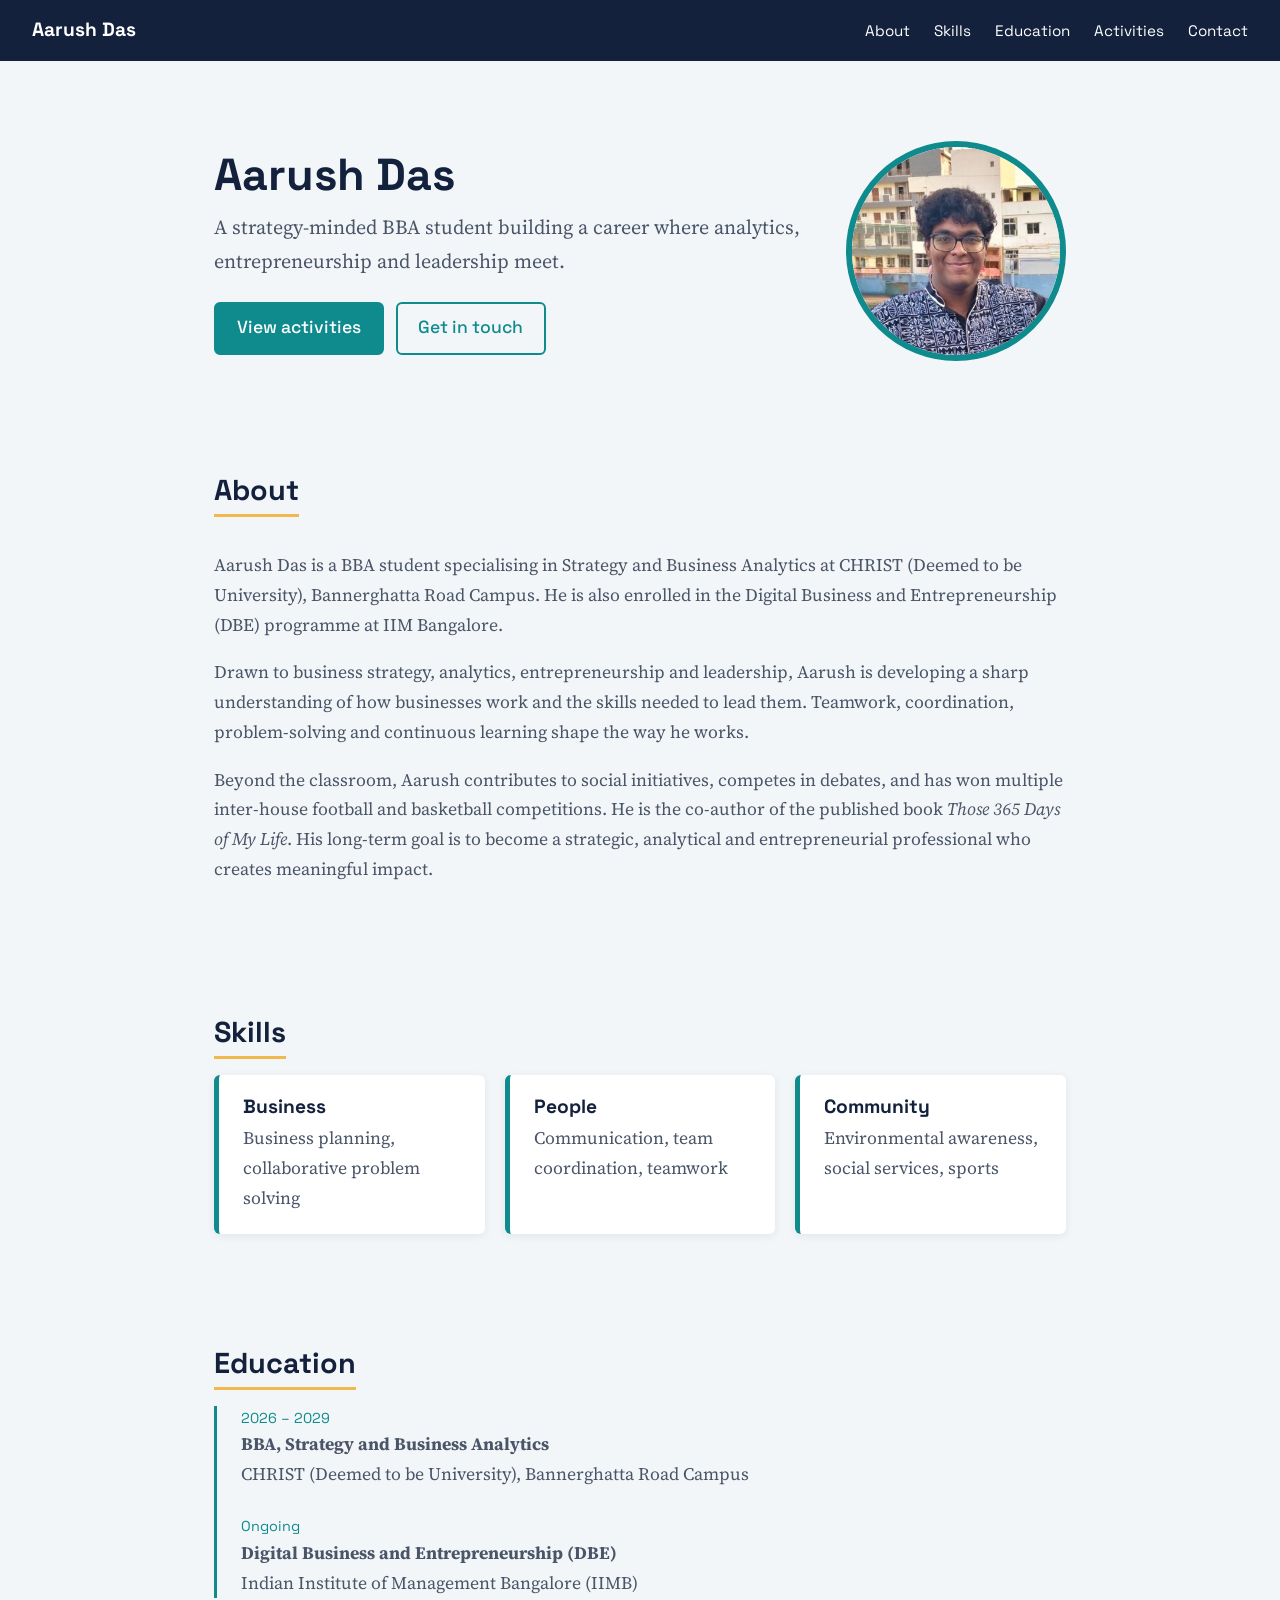
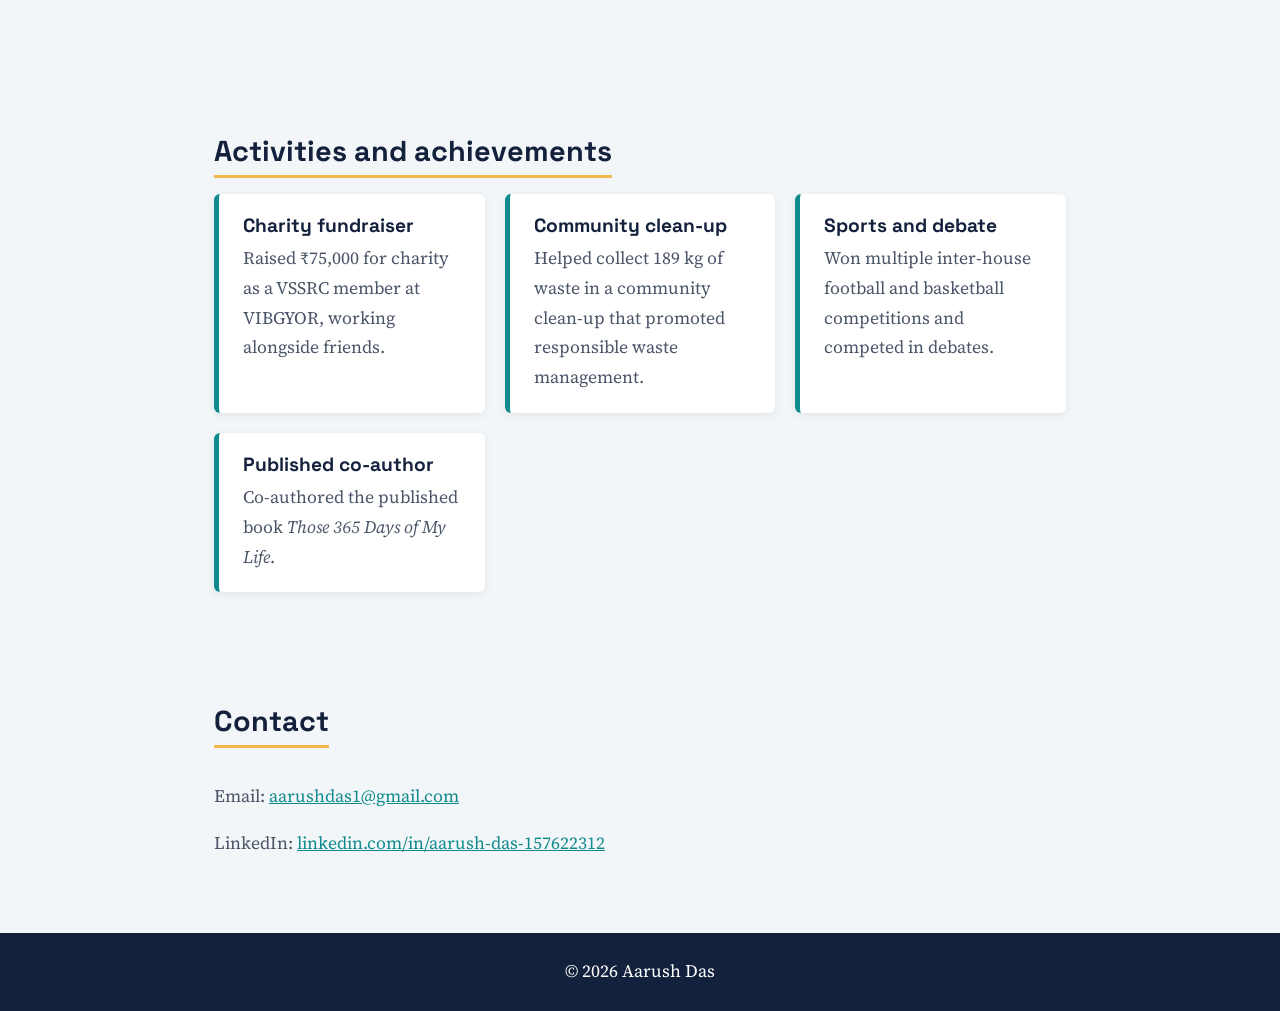
<file: index.html>
<!DOCTYPE html>
<html lang="en">
<head>
  <meta charset="UTF-8">
  <meta name="viewport" content="width=device-width, initial-scale=1">
  <title>Aarush Das – Resume</title>
  <link rel="preconnect" href="https://fonts.googleapis.com">
  <link rel="preconnect" href="https://fonts.gstatic.com" crossorigin>
  <link href="https://fonts.googleapis.com/css2?family=Space+Grotesk:wght@500;700&family=Source+Serif+4:wght@400;600&display=swap" rel="stylesheet">
  <link rel="stylesheet" href="style.css">
</head>
<body>

  <header class="navbar">
    <a class="brand" href="#top">Aarush Das</a>
    <nav>
      <ul class="nav-links">
        <li><a href="#about">About</a></li>
        <li><a href="#skills">Skills</a></li>
        <li><a href="#education">Education</a></li>
        <li><a href="#projects">Activities</a></li>
        <li><a href="#contact">Contact</a></li>
      </ul>
    </nav>
  </header>

  <main id="top">

    <section id="hero">
      <div class="hero-text">
        <h1>Aarush Das</h1>
        <p class="tagline">A strategy-minded BBA student building a career where analytics, entrepreneurship and leadership meet.</p>
        <a class="btn" href="#projects">View activities</a>
        <a class="btn btn-outline" href="#contact">Get in touch</a>
      </div>
      <img class="avatar" src="profile.jpg" alt="Portrait of Aarush Das">
    </section>

    <section id="about">
      <h2>About</h2>
      <p>Aarush Das is a BBA student specialising in Strategy and Business Analytics at CHRIST (Deemed to be University), Bannerghatta Road Campus. He is also enrolled in the Digital Business and Entrepreneurship (DBE) programme at IIM Bangalore.</p>
      <p>Drawn to business strategy, analytics, entrepreneurship and leadership, Aarush is developing a sharp understanding of how businesses work and the skills needed to lead them. Teamwork, coordination, problem-solving and continuous learning shape the way he works.</p>
      <p>Beyond the classroom, Aarush contributes to social initiatives, competes in debates, and has won multiple inter-house football and basketball competitions. He is the co-author of the published book <em>Those 365 Days of My Life</em>. His long-term goal is to become a strategic, analytical and entrepreneurial professional who creates meaningful impact.</p>
    </section>

    <section id="skills">
      <h2>Skills</h2>
      <div class="card-grid">
        <article class="card">
          <h3>Business</h3>
          <p>Business planning, collaborative problem solving</p>
        </article>
        <article class="card">
          <h3>People</h3>
          <p>Communication, team coordination, teamwork</p>
        </article>
        <article class="card">
          <h3>Community</h3>
          <p>Environmental awareness, social services, sports</p>
        </article>
      </div>
    </section>

    <section id="education">
      <h2>Education</h2>
      <ul class="timeline">
        <li><span class="year">2026 – 2029</span><strong>BBA, Strategy and Business Analytics</strong><br>CHRIST (Deemed to be University), Bannerghatta Road Campus</li>
        <li><span class="year">Ongoing</span><strong>Digital Business and Entrepreneurship (DBE)</strong><br>Indian Institute of Management Bangalore (IIMB)</li>
      </ul>
    </section>

    <section id="projects">
      <h2>Activities and achievements</h2>
      <div class="card-grid">
        <article class="card">
          <h3>Charity fundraiser</h3>
          <p>Raised ₹75,000 for charity as a VSSRC member at VIBGYOR, working alongside friends.</p>
        </article>
        <article class="card">
          <h3>Community clean-up</h3>
          <p>Helped collect 189 kg of waste in a community clean-up that promoted responsible waste management.</p>
        </article>
        <article class="card">
          <h3>Sports and debate</h3>
          <p>Won multiple inter-house football and basketball competitions and competed in debates.</p>
        </article>
        <article class="card">
          <h3>Published co-author</h3>
          <p>Co-authored the published book <em>Those 365 Days of My Life</em>.</p>
        </article>
      </div>
    </section>

    <section id="contact">
      <h2>Contact</h2>
      <p>Email: <a href="mailto:aarushdas1@gmail.com">aarushdas1@gmail.com</a></p>
      <p>LinkedIn: <a href="https://www.linkedin.com/in/aarush-das-157622312/">linkedin.com/in/aarush-das-157622312</a></p>
    </section>

  </main>

  <footer class="footer">
    <p>© 2026 Aarush Das</p>
  </footer>

</body>
</html>
</file>
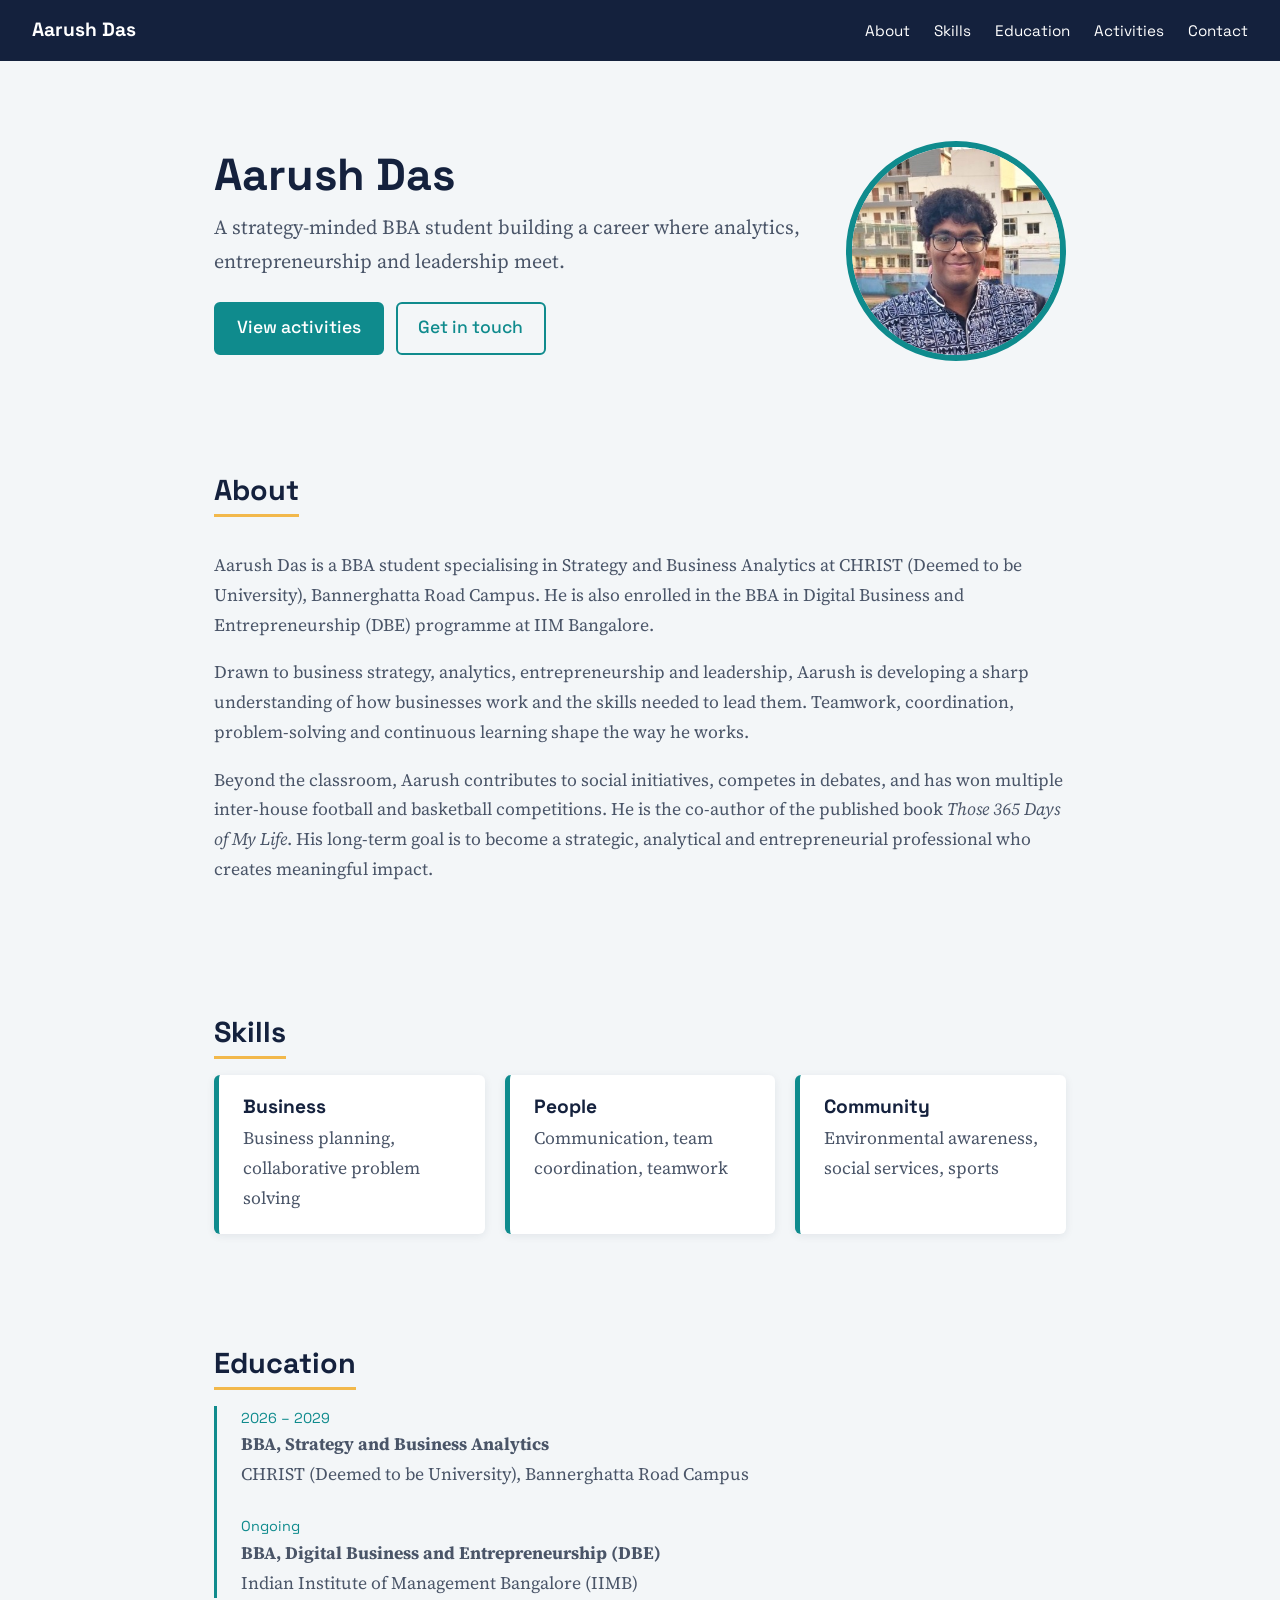
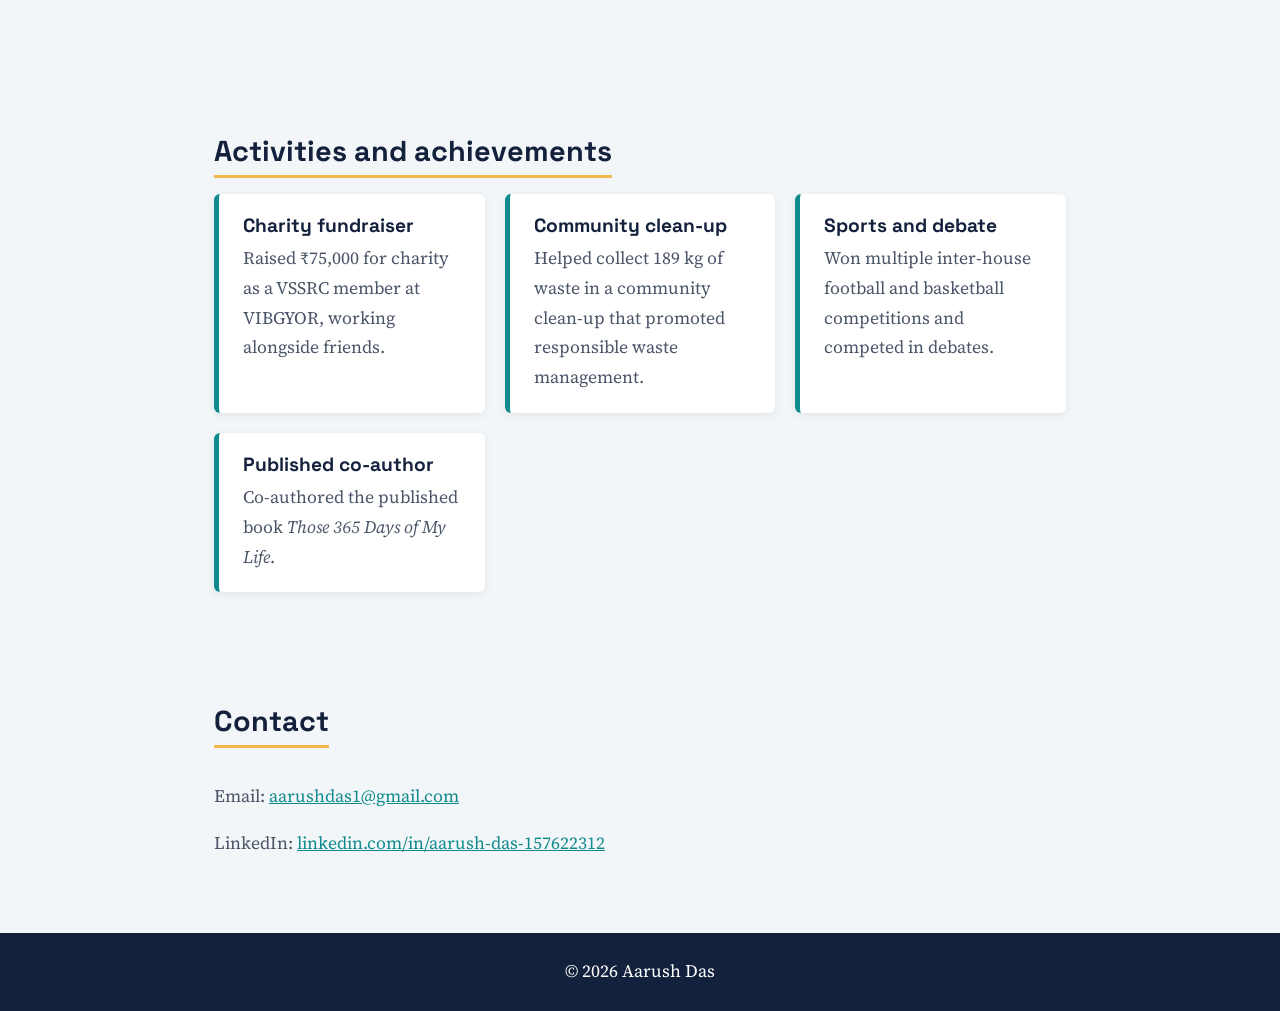
<file: index (1).html>
<!DOCTYPE html>
<html lang="en">
<head>
  <meta charset="UTF-8">
  <meta name="viewport" content="width=device-width, initial-scale=1">
  <title>Aarush Das – Resume</title>
  <link rel="preconnect" href="https://fonts.googleapis.com">
  <link rel="preconnect" href="https://fonts.gstatic.com" crossorigin>
  <link href="https://fonts.googleapis.com/css2?family=Space+Grotesk:wght@500;700&family=Source+Serif+4:wght@400;600&display=swap" rel="stylesheet">
  <link rel="stylesheet" href="style.css">
</head>
<body>

  <header class="navbar">
    <a class="brand" href="#top">Aarush Das</a>
    <nav>
      <ul class="nav-links">
        <li><a href="#about">About</a></li>
        <li><a href="#skills">Skills</a></li>
        <li><a href="#education">Education</a></li>
        <li><a href="#projects">Activities</a></li>
        <li><a href="#contact">Contact</a></li>
      </ul>
    </nav>
  </header>

  <main id="top">

    <section id="hero">
      <div class="hero-text">
        <h1>Aarush Das</h1>
        <p class="tagline">A strategy-minded BBA student building a career where analytics, entrepreneurship and leadership meet.</p>
        <a class="btn" href="#projects">View activities</a>
        <a class="btn btn-outline" href="#contact">Get in touch</a>
      </div>
      <img class="avatar" src="profile.jpg" alt="Portrait of Aarush Das">
    </section>

    <section id="about">
      <h2>About</h2>
      <p>Aarush Das is a BBA student specialising in Strategy and Business Analytics at CHRIST (Deemed to be University), Bannerghatta Road Campus. He is also enrolled in the BBA in Digital Business and Entrepreneurship (DBE) programme at IIM Bangalore.</p>
      <p>Drawn to business strategy, analytics, entrepreneurship and leadership, Aarush is developing a sharp understanding of how businesses work and the skills needed to lead them. Teamwork, coordination, problem-solving and continuous learning shape the way he works.</p>
      <p>Beyond the classroom, Aarush contributes to social initiatives, competes in debates, and has won multiple inter-house football and basketball competitions. He is the co-author of the published book <em>Those 365 Days of My Life</em>. His long-term goal is to become a strategic, analytical and entrepreneurial professional who creates meaningful impact.</p>
    </section>

    <section id="skills">
      <h2>Skills</h2>
      <div class="card-grid">
        <article class="card">
          <h3>Business</h3>
          <p>Business planning, collaborative problem solving</p>
        </article>
        <article class="card">
          <h3>People</h3>
          <p>Communication, team coordination, teamwork</p>
        </article>
        <article class="card">
          <h3>Community</h3>
          <p>Environmental awareness, social services, sports</p>
        </article>
      </div>
    </section>

    <section id="education">
      <h2>Education</h2>
      <ul class="timeline">
        <li><span class="year">2026 – 2029</span><strong>BBA, Strategy and Business Analytics</strong><br>CHRIST (Deemed to be University), Bannerghatta Road Campus</li>
        <li><span class="year">Ongoing</span><strong>BBA, Digital Business and Entrepreneurship (DBE)</strong><br>Indian Institute of Management Bangalore (IIMB)</li>
      </ul>
    </section>

    <section id="projects">
      <h2>Activities and achievements</h2>
      <div class="card-grid">
        <article class="card">
          <h3>Charity fundraiser</h3>
          <p>Raised ₹75,000 for charity as a VSSRC member at VIBGYOR, working alongside friends.</p>
        </article>
        <article class="card">
          <h3>Community clean-up</h3>
          <p>Helped collect 189 kg of waste in a community clean-up that promoted responsible waste management.</p>
        </article>
        <article class="card">
          <h3>Sports and debate</h3>
          <p>Won multiple inter-house football and basketball competitions and competed in debates.</p>
        </article>
        <article class="card">
          <h3>Published co-author</h3>
          <p>Co-authored the published book <em>Those 365 Days of My Life</em>.</p>
        </article>
      </div>
    </section>

    <section id="contact">
      <h2>Contact</h2>
      <p>Email: <a href="mailto:aarushdas1@gmail.com">aarushdas1@gmail.com</a></p>
      <p>LinkedIn: <a href="https://www.linkedin.com/in/aarush-das-157622312/">linkedin.com/in/aarush-das-157622312</a></p>
    </section>

  </main>

  <footer class="footer">
    <p>© 2026 Aarush Das</p>
  </footer>

</body>
</html>
</file>
<file: style.css>
/* ---------- Palette & type tokens ---------- */
:root {
  --ink: #14213d;      /* headings, navbar */
  --teal: #0f8b8d;     /* primary accent */
  --amber: #f2b84b;    /* highlight / hover */
  --paper: #f3f6f8;    /* page background */
  --white: #ffffff;    /* cards */
  --muted: #4a5568;    /* body text */
  --heading-font: "Space Grotesk", "Segoe UI", sans-serif;
  --body-font: "Source Serif 4", Georgia, serif;
}

/* ---------- Element selectors ---------- */
* { box-sizing: border-box; }

html { scroll-behavior: smooth; scroll-padding-top: 70px; }

body {
  margin: 0;
  background: var(--paper);
  color: var(--muted);
  font-family: var(--body-font);
  font-size: 1.1rem;
  line-height: 1.7;
}

h1, h2, h3 {
  font-family: var(--heading-font);
  color: var(--ink);
  line-height: 1.2;
}

h2 {
  font-size: 1.8rem;
  margin: 0 0 1rem;
  padding-bottom: 0.4rem;
  border-bottom: 3px solid var(--amber);
  display: inline-block;
}

a { color: var(--teal); }
a:hover { color: var(--ink); }

section {
  max-width: 900px;
  margin: 0 auto;
  padding: 3.5rem 1.5rem;
}

/* ---------- Navigation bar (flexbox + sticky) ---------- */
.navbar {
  position: sticky;
  top: 0;
  z-index: 10;
  display: flex;
  justify-content: space-between;
  align-items: center;
  padding: 0.9rem 2rem;
  background: var(--ink);
}

.brand {
  font-family: var(--heading-font);
  font-weight: 700;
  font-size: 1.2rem;
  color: var(--white);
  text-decoration: none;
}

.nav-links {
  display: flex;
  gap: 1.5rem;
  list-style: none;
  margin: 0;
  padding: 0;
}

.nav-links a {
  font-family: var(--heading-font);
  font-size: 0.95rem;
  color: var(--white);
  text-decoration: none;
  padding-bottom: 3px;
  border-bottom: 2px solid transparent;
}

.nav-links a:hover {
  color: var(--amber);
  border-bottom-color: var(--amber);
}

/* ---------- Hero (flexbox) ---------- */
#hero {
  display: flex;
  align-items: center;
  justify-content: space-between;
  gap: 2rem;
  padding-top: 5rem;
}

#hero h1 { font-size: 2.8rem; margin: 0 0 0.5rem; }

.tagline { font-size: 1.25rem; margin: 0 0 1.5rem; }

.avatar {
  width: 220px;
  height: 220px;
  object-fit: cover;
  border-radius: 50%;
  border: 6px solid var(--teal);
  background: var(--white);
}

/* ---------- Buttons (class selectors) ---------- */
.btn {
  display: inline-block;
  padding: 0.6rem 1.3rem;
  margin-right: 0.5rem;
  font-family: var(--heading-font);
  font-weight: 500;
  color: var(--white);
  background: var(--teal);
  border: 2px solid var(--teal);
  border-radius: 6px;
  text-decoration: none;
}

.btn:hover { background: var(--ink); border-color: var(--ink); color: var(--white); }

.btn-outline { background: transparent; color: var(--teal); }

/* ---------- Cards (CSS grid) ---------- */
.card-grid {
  display: grid;
  grid-template-columns: repeat(auto-fit, minmax(240px, 1fr));
  gap: 1.25rem;
}

.card {
  background: var(--white);
  padding: 1.25rem 1.5rem;
  border-left: 5px solid var(--teal);
  border-radius: 6px;
  box-shadow: 0 2px 8px rgba(20, 33, 61, 0.08);
}

.card h3 { margin: 0 0 0.4rem; font-size: 1.2rem; }
.card p { margin: 0; }

/* ---------- Education timeline ---------- */
.timeline {
  list-style: none;
  margin: 0;
  padding: 0 0 0 1.5rem;
  border-left: 3px solid var(--teal);
}

.timeline li { margin-bottom: 1.5rem; }

.year {
  display: block;
  font-family: var(--heading-font);
  font-size: 0.9rem;
  color: var(--teal);
}

/* ---------- Footer ---------- */
.footer {
  text-align: center;
  padding: 1.5rem;
  background: var(--ink);
  color: var(--white);
}

.footer p { margin: 0; }

/* ---------- Keyboard focus ---------- */
a:focus-visible { outline: 3px solid var(--amber); outline-offset: 3px; }

/* ---------- Responsive ---------- */
@media (max-width: 700px) {
  .navbar { flex-direction: column; gap: 0.6rem; }
  .nav-links { gap: 1rem; flex-wrap: wrap; justify-content: center; }
  #hero { flex-direction: column-reverse; text-align: center; }
  #hero h1 { font-size: 2.2rem; }
}
</file>
